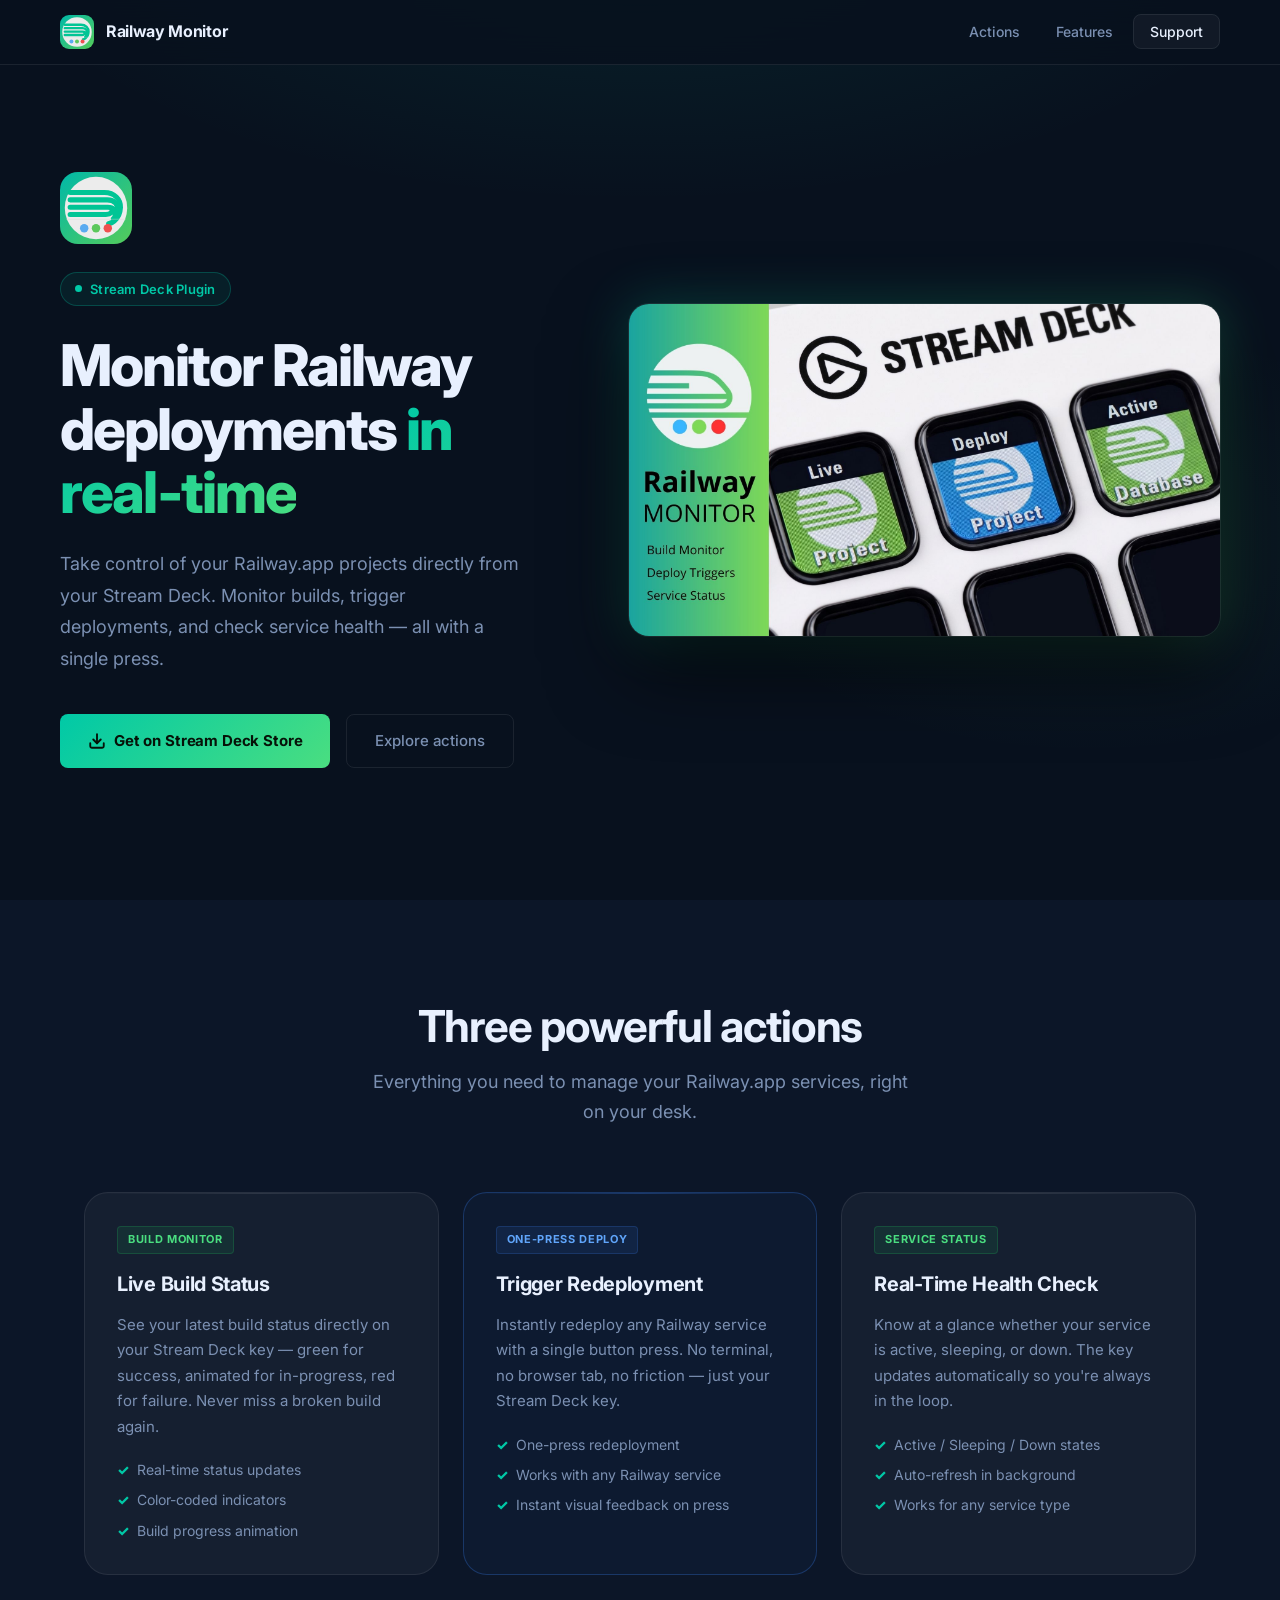
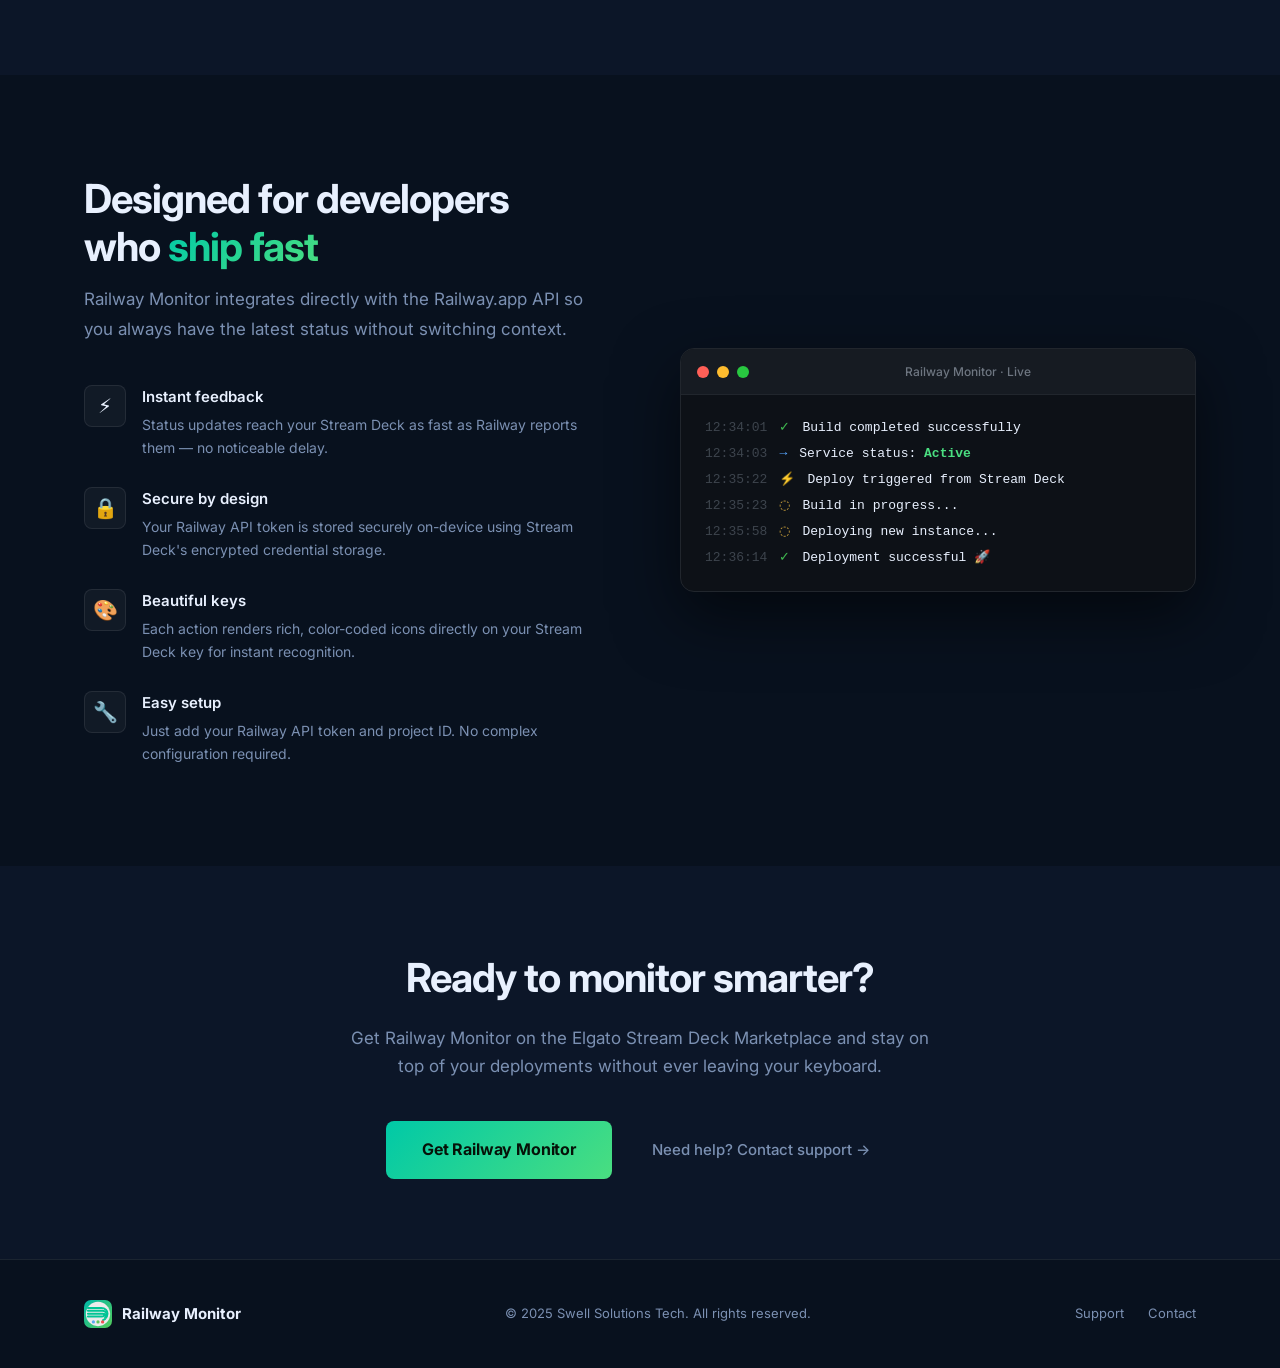
<file: index.html>
<!DOCTYPE html>
<html lang="en">
<head>
  <meta charset="UTF-8">
  <meta name="viewport" content="width=device-width, initial-scale=1.0">
  <title>Railway Monitor — Stream Deck Plugin</title>
  <meta name="description" content="Monitor your Railway.app deployments in real-time from your Stream Deck. Build status, one-press deploys, and service health at your fingertips.">
  <link rel="preconnect" href="https://fonts.googleapis.com">
  <link rel="preconnect" href="https://fonts.gstatic.com" crossorigin>
  <link href="https://fonts.googleapis.com/css2?family=Inter:wght@300;400;500;600;700;800;900&display=swap" rel="stylesheet">
  <link rel="stylesheet" href="css/style.css">
</head>
<body>

  <!-- ─── NAV ─── -->
  <nav class="nav" id="nav">
    <div class="nav-inner">
      <a href="index.html" class="nav-brand">
        <svg width="34" height="34" viewBox="0 0 512 512" fill="none" xmlns="http://www.w3.org/2000/svg" style="flex-shrink:0;border-radius:9px">
          <defs><linearGradient id="nb" x1="0" y1="0" x2="512" y2="512" gradientUnits="userSpaceOnUse"><stop stop-color="#00b8a8"/><stop offset="1" stop-color="#55cc5a"/></linearGradient></defs>
          <rect width="512" height="512" fill="url(#nb)"/>
          <circle cx="256" cy="256" r="222" fill="#ececec"/>
          <g fill="none" stroke="#00c595" stroke-linecap="round" stroke-width="36">
            <path d="M 72 302 L 326 302 C 362 302 376 284 368 260"/>
            <path d="M 72 250 L 340 250 C 382 250 398 272 392 306"/>
            <path d="M 72 198 L 336 198 C 390 198 416 234 410 278 C 406 304 393 322 380 332"/>
            <path d="M 72 146 L 316 146 C 388 146 432 196 430 252 C 428 298 408 330 386 348 C 374 358 360 364 346 368"/>
          </g>
          <line x1="44" y1="336" x2="468" y2="336" stroke="#d2d2d2" stroke-width="3"/>
          <circle cx="172" cy="400" r="30" fill="#5aabf0"/>
          <circle cx="256" cy="400" r="30" fill="#5cc85c"/>
          <circle cx="340" cy="400" r="30" fill="#f05050"/>
        </svg>
        <span class="nav-name">Railway Monitor</span>
      </a>
      <ul class="nav-links">
        <li><a href="#actions">Actions</a></li>
        <li><a href="#features">Features</a></li>
        <li><a href="/support" class="nav-support">Support</a></li>
      </ul>
    </div>
  </nav>

  <!-- ─── HERO ─── -->
  <section class="hero">
    <div class="hero-inner">
      <div class="hero-content">
        <svg width="72" height="72" viewBox="0 0 512 512" fill="none" xmlns="http://www.w3.org/2000/svg" style="border-radius:18px;display:block;margin-bottom:28px;flex-shrink:0">
          <defs><linearGradient id="hb" x1="0" y1="0" x2="512" y2="512" gradientUnits="userSpaceOnUse"><stop stop-color="#00b8a8"/><stop offset="1" stop-color="#55cc5a"/></linearGradient></defs>
          <rect width="512" height="512" fill="url(#hb)"/>
          <circle cx="256" cy="256" r="222" fill="#ececec"/>
          <g fill="none" stroke="#00c595" stroke-linecap="round" stroke-width="36">
            <path d="M 72 302 L 326 302 C 362 302 376 284 368 260"/>
            <path d="M 72 250 L 340 250 C 382 250 398 272 392 306"/>
            <path d="M 72 198 L 336 198 C 390 198 416 234 410 278 C 406 304 393 322 380 332"/>
            <path d="M 72 146 L 316 146 C 388 146 432 196 430 252 C 428 298 408 330 386 348 C 374 358 360 364 346 368"/>
          </g>
          <line x1="44" y1="336" x2="468" y2="336" stroke="#d2d2d2" stroke-width="3"/>
          <circle cx="172" cy="400" r="30" fill="#5aabf0"/>
          <circle cx="256" cy="400" r="30" fill="#5cc85c"/>
          <circle cx="340" cy="400" r="30" fill="#f05050"/>
        </svg>
        <div class="hero-badge">
          <span class="badge-dot"></span>
          Stream Deck Plugin
        </div>
        <h1>Monitor Railway<br>deployments <span class="gradient-text">in real&#8209;time</span></h1>
        <p class="hero-desc">
          Take control of your Railway.app projects directly from your Stream Deck.
          Monitor builds, trigger deployments, and check service health — all with a single press.
        </p>
        <div class="hero-ctas">
          <a href="#" class="btn-gradient">
            <svg width="18" height="18" viewBox="0 0 24 24" fill="none" stroke="currentColor" stroke-width="2.5" stroke-linecap="round" stroke-linejoin="round">
              <path d="M21 15v4a2 2 0 0 1-2 2H5a2 2 0 0 1-2-2v-4"/><polyline points="7 10 12 15 17 10"/><line x1="12" y1="15" x2="12" y2="3"/>
            </svg>
            Get on Stream Deck Store
          </a>
          <a href="#actions" class="btn-outline">Explore actions</a>
        </div>
      </div>

      <!-- Hero Image -->
      <div class="hero-image-wrap" id="heroBannerWrap">
        <img
          src="assets/banner.jpg"
          alt="Railway Monitor — Live, Deploy, and Active keys on Stream Deck"
          class="hero-img"
          onerror="document.getElementById('heroBannerWrap').style.display='none';document.querySelector('.hero-inner').style.gridTemplateColumns='1fr'"
        >
      </div>
    </div>
  </section>

  <!-- ─── ACTIONS ─── -->
  <section id="actions" class="section-actions">
    <div class="container">
      <div class="section-header">
        <h2>Three powerful actions</h2>
        <p>Everything you need to manage your Railway.app services, right on your desk.</p>
      </div>
      <div class="actions-grid">

        <!-- Build Monitor -->
        <div class="action-card">
          <div class="action-tag green">Build Monitor</div>
          <h3>Live Build Status</h3>
          <p>See your latest build status directly on your Stream Deck key — green for success, animated for in-progress, red for failure. Never miss a broken build again.</p>
          <ul class="check-list">
            <li>Real-time status updates</li>
            <li>Color-coded indicators</li>
            <li>Build progress animation</li>
          </ul>
        </div>

        <!-- Deploy -->
        <div class="action-card is-featured">
          <div class="action-tag blue">One-Press Deploy</div>
          <h3>Trigger Redeployment</h3>
          <p>Instantly redeploy any Railway service with a single button press. No terminal, no browser tab, no friction — just your Stream Deck key.</p>
          <ul class="check-list">
            <li>One-press redeployment</li>
            <li>Works with any Railway service</li>
            <li>Instant visual feedback on press</li>
          </ul>
        </div>

        <!-- Service Status -->
        <div class="action-card">
          <div class="action-tag green">Service Status</div>
          <h3>Real-Time Health Check</h3>
          <p>Know at a glance whether your service is active, sleeping, or down. The key updates automatically so you're always in the loop.</p>
          <ul class="check-list">
            <li>Active / Sleeping / Down states</li>
            <li>Auto-refresh in background</li>
            <li>Works for any service type</li>
          </ul>
        </div>

      </div>
    </div>
  </section>

  <!-- ─── FEATURES ─── -->
  <section id="features" class="section-features">
    <div class="container">
      <div class="features-inner">
        <div class="features-text">
          <h2>Designed for developers<br>who <span class="gradient-text">ship fast</span></h2>
          <p>Railway Monitor integrates directly with the Railway.app API so you always have the latest status without switching context.</p>
          <div class="feat-list">
            <div class="feat-item">
              <div class="feat-icon">⚡</div>
              <div>
                <strong>Instant feedback</strong>
                <p>Status updates reach your Stream Deck as fast as Railway reports them — no noticeable delay.</p>
              </div>
            </div>
            <div class="feat-item">
              <div class="feat-icon">🔒</div>
              <div>
                <strong>Secure by design</strong>
                <p>Your Railway API token is stored securely on-device using Stream Deck's encrypted credential storage.</p>
              </div>
            </div>
            <div class="feat-item">
              <div class="feat-icon">🎨</div>
              <div>
                <strong>Beautiful keys</strong>
                <p>Each action renders rich, color-coded icons directly on your Stream Deck key for instant recognition.</p>
              </div>
            </div>
            <div class="feat-item">
              <div class="feat-icon">🔧</div>
              <div>
                <strong>Easy setup</strong>
                <p>Just add your Railway API token and project ID. No complex configuration required.</p>
              </div>
            </div>
          </div>
        </div>

        <div class="terminal">
          <div class="terminal-bar">
            <span class="t-dot r"></span>
            <span class="t-dot y"></span>
            <span class="t-dot g"></span>
            <span class="terminal-title">Railway Monitor · Live</span>
          </div>
          <div class="terminal-body">
            <div class="log">
              <span class="log-t">12:34:01</span>
              <span class="log-ok">✓</span>
              <span>Build completed successfully</span>
            </div>
            <div class="log">
              <span class="log-t">12:34:03</span>
              <span class="log-inf">→</span>
              <span>Service status: <strong style="color:#4ade80">Active</strong></span>
            </div>
            <div class="log">
              <span class="log-t">12:35:22</span>
              <span class="log-inf">⚡</span>
              <span>Deploy triggered from Stream Deck</span>
            </div>
            <div class="log">
              <span class="log-t">12:35:23</span>
              <span class="log-wrn">◌</span>
              <span>Build in progress...</span>
            </div>
            <div class="log">
              <span class="log-t">12:35:58</span>
              <span class="log-wrn">◌</span>
              <span>Deploying new instance...</span>
            </div>
            <div class="log anim">
              <span class="log-t">12:36:14</span>
              <span class="log-ok">✓</span>
              <span>Deployment successful 🚀</span>
            </div>
          </div>
        </div>
      </div>
    </div>
  </section>

  <!-- ─── CTA ─── -->
  <section class="section-cta">
    <div class="container">
      <div class="cta-box">
        <h2>Ready to monitor smarter?</h2>
        <p>Get Railway Monitor on the Elgato Stream Deck Marketplace and stay on top of your deployments without ever leaving your keyboard.</p>
        <div class="cta-row">
          <a href="#" class="btn-gradient large">Get Railway Monitor</a>
          <a href="/support" class="btn-ghost">Need help? Contact support →</a>
        </div>
      </div>
    </div>
  </section>

  <!-- ─── FOOTER ─── -->
  <footer class="footer">
    <div class="container">
      <div class="footer-inner">
        <a href="index.html" class="footer-brand">
          <svg width="28" height="28" viewBox="0 0 512 512" fill="none" xmlns="http://www.w3.org/2000/svg" style="border-radius:7px;flex-shrink:0">
            <defs><linearGradient id="fb" x1="0" y1="0" x2="512" y2="512" gradientUnits="userSpaceOnUse"><stop stop-color="#00b8a8"/><stop offset="1" stop-color="#55cc5a"/></linearGradient></defs>
            <rect width="512" height="512" fill="url(#fb)"/>
            <circle cx="256" cy="256" r="222" fill="#ececec"/>
            <g fill="none" stroke="#00c595" stroke-linecap="round" stroke-width="36">
              <path d="M 72 302 L 326 302 C 362 302 376 284 368 260"/>
              <path d="M 72 250 L 340 250 C 382 250 398 272 392 306"/>
              <path d="M 72 198 L 336 198 C 390 198 416 234 410 278 C 406 304 393 322 380 332"/>
              <path d="M 72 146 L 316 146 C 388 146 432 196 430 252 C 428 298 408 330 386 348 C 374 358 360 364 346 368"/>
            </g>
            <line x1="44" y1="336" x2="468" y2="336" stroke="#d2d2d2" stroke-width="3"/>
            <circle cx="172" cy="400" r="30" fill="#5aabf0"/>
            <circle cx="256" cy="400" r="30" fill="#5cc85c"/>
            <circle cx="340" cy="400" r="30" fill="#f05050"/>
          </svg>
          Railway Monitor
        </a>
        <p class="footer-copy">© 2025 Swell Solutions Tech. All rights reserved.</p>
        <div class="footer-links">
          <a href="/support">Support</a>
          <a href="mailto:contact@swellsolutionstech.com">Contact</a>
        </div>
      </div>
    </div>
  </footer>

  <script>
    const nav = document.getElementById('nav');
    window.addEventListener('scroll', () => {
      nav.classList.toggle('scrolled', window.scrollY > 20);
    });

    const revealObserver = new IntersectionObserver((entries) => {
      entries.forEach(entry => {
        if (entry.isIntersecting) {
          entry.target.classList.add('is-visible');
          revealObserver.unobserve(entry.target);
        }
      });
    }, { threshold: 0.12 });

    document.querySelectorAll('.action-card').forEach((card, i) => {
      card.style.transitionDelay = `${i * 110}ms`;
      revealObserver.observe(card);
    });
  </script>
</body>
</html>
</file>
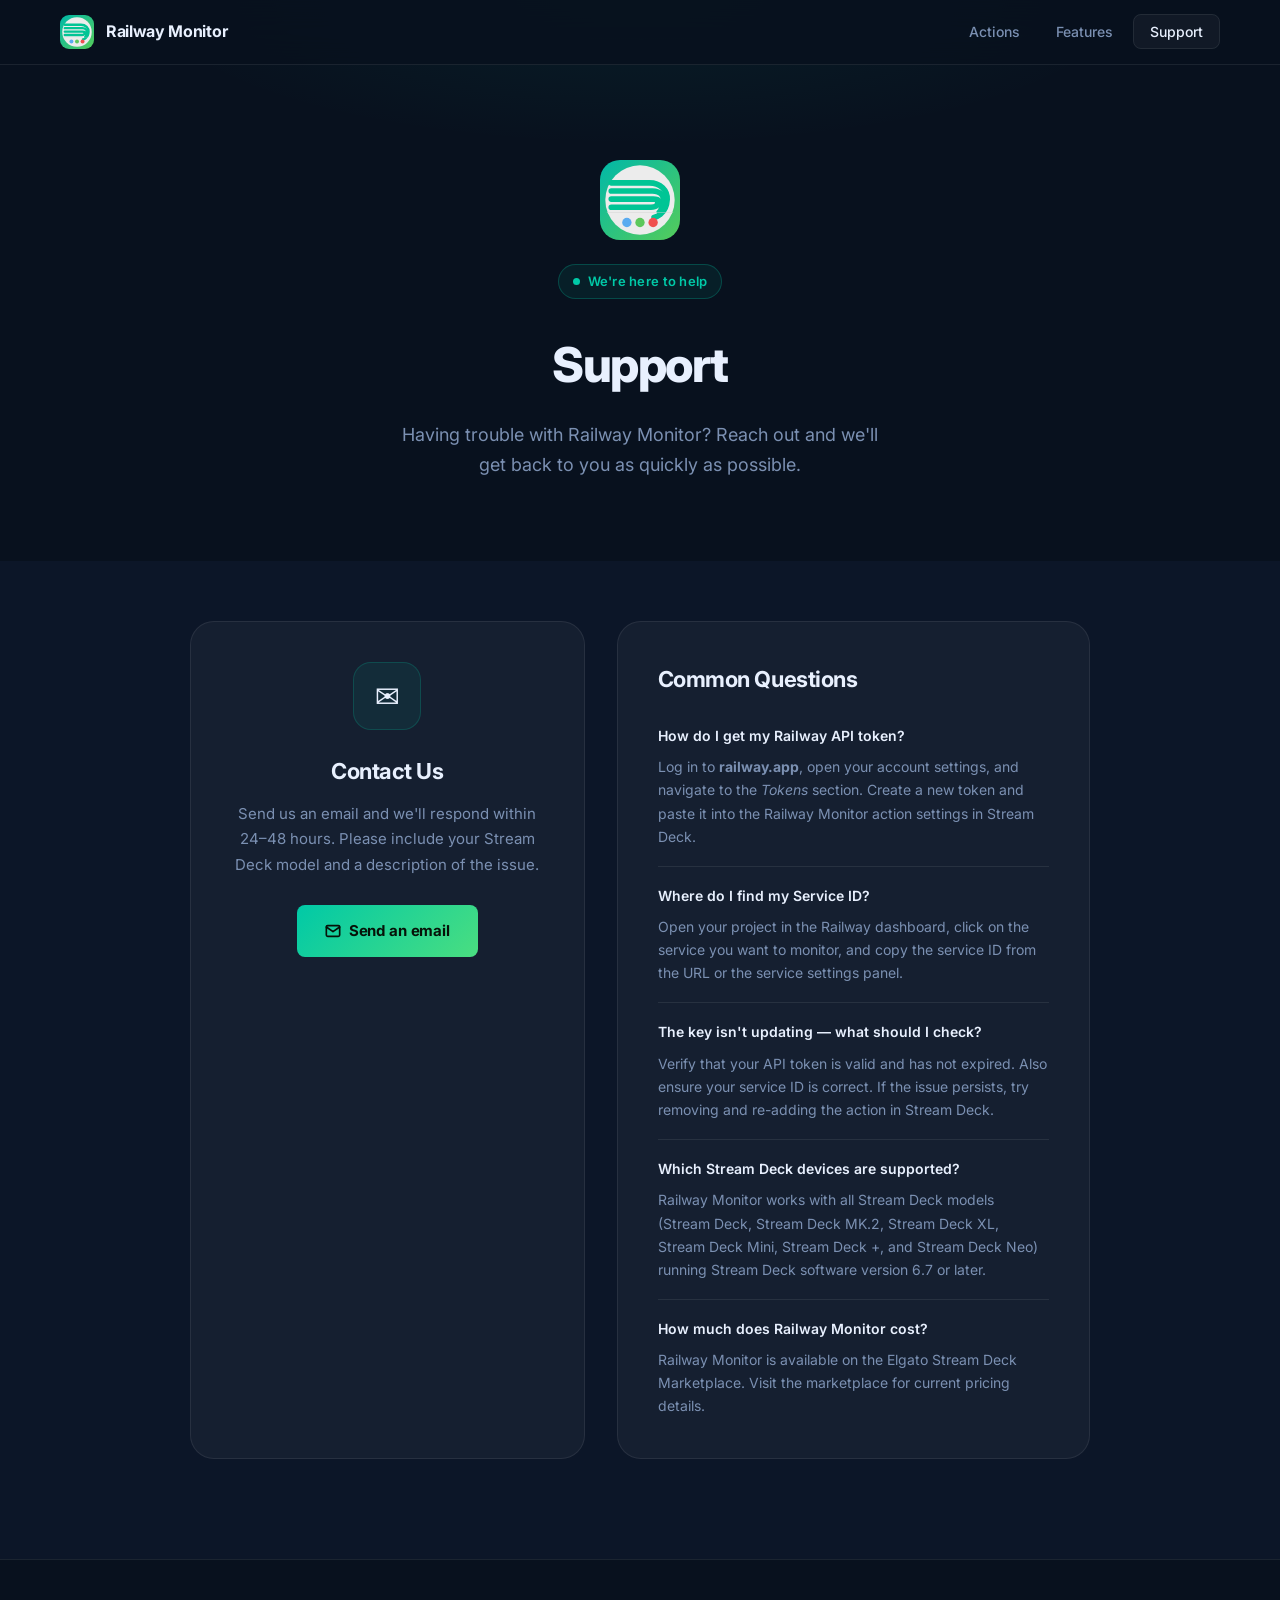
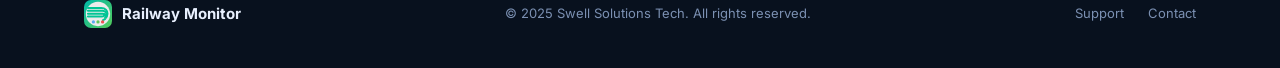
<file: support/index.html>
<!DOCTYPE html>
<html lang="en">
<head>
  <meta charset="UTF-8">
  <meta name="viewport" content="width=device-width, initial-scale=1.0">
  <title>Support — Railway Monitor</title>
  <meta name="description" content="Get help with Railway Monitor for Stream Deck. Contact support or browse common questions.">
  <link rel="preconnect" href="https://fonts.googleapis.com">
  <link rel="preconnect" href="https://fonts.gstatic.com" crossorigin>
  <link href="https://fonts.googleapis.com/css2?family=Inter:wght@300;400;500;600;700;800;900&display=swap" rel="stylesheet">
  <link rel="stylesheet" href="../css/style.css">
</head>
<body>

  <!-- ─── NAV ─── -->
  <nav class="nav" id="nav">
    <div class="nav-inner">
      <a href="/" class="nav-brand">
        <svg width="34" height="34" viewBox="0 0 512 512" fill="none" xmlns="http://www.w3.org/2000/svg" style="flex-shrink:0;border-radius:9px">
          <defs><linearGradient id="snb" x1="0" y1="0" x2="512" y2="512" gradientUnits="userSpaceOnUse"><stop stop-color="#00b8a8"/><stop offset="1" stop-color="#55cc5a"/></linearGradient></defs>
          <rect width="512" height="512" fill="url(#snb)"/>
          <circle cx="256" cy="256" r="222" fill="#ececec"/>
          <g fill="none" stroke="#00c595" stroke-linecap="round" stroke-width="36">
            <path d="M 72 302 L 326 302 C 362 302 376 284 368 260"/>
            <path d="M 72 250 L 340 250 C 382 250 398 272 392 306"/>
            <path d="M 72 198 L 336 198 C 390 198 416 234 410 278 C 406 304 393 322 380 332"/>
            <path d="M 72 146 L 316 146 C 388 146 432 196 430 252 C 428 298 408 330 386 348 C 374 358 360 364 346 368"/>
          </g>
          <line x1="44" y1="336" x2="468" y2="336" stroke="#d2d2d2" stroke-width="3"/>
          <circle cx="172" cy="400" r="30" fill="#5aabf0"/>
          <circle cx="256" cy="400" r="30" fill="#5cc85c"/>
          <circle cx="340" cy="400" r="30" fill="#f05050"/>
        </svg>
        <span class="nav-name">Railway Monitor</span>
      </a>
      <ul class="nav-links">
        <li><a href="/#actions">Actions</a></li>
        <li><a href="/#features">Features</a></li>
        <li><a href="/support" class="nav-support">Support</a></li>
      </ul>
    </div>
  </nav>

  <!-- ─── HERO ─── -->
  <div class="support-hero">
    <svg width="80" height="80" viewBox="0 0 512 512" fill="none" xmlns="http://www.w3.org/2000/svg" style="border-radius:20px;display:block;margin:0 auto 24px;flex-shrink:0">
      <defs><linearGradient id="shb" x1="0" y1="0" x2="512" y2="512" gradientUnits="userSpaceOnUse"><stop stop-color="#00b8a8"/><stop offset="1" stop-color="#55cc5a"/></linearGradient></defs>
      <rect width="512" height="512" fill="url(#shb)"/>
      <circle cx="256" cy="256" r="222" fill="#ececec"/>
      <g fill="none" stroke="#00c595" stroke-linecap="round" stroke-width="36">
        <path d="M 72 302 L 326 302 C 362 302 376 284 368 260"/>
        <path d="M 72 250 L 340 250 C 382 250 398 272 392 306"/>
        <path d="M 72 198 L 336 198 C 390 198 416 234 410 278 C 406 304 393 322 380 332"/>
        <path d="M 72 146 L 316 146 C 388 146 432 196 430 252 C 428 298 408 330 386 348 C 374 358 360 364 346 368"/>
      </g>
      <line x1="44" y1="336" x2="468" y2="336" stroke="#d2d2d2" stroke-width="3"/>
      <circle cx="172" cy="400" r="30" fill="#5aabf0"/>
      <circle cx="256" cy="400" r="30" fill="#5cc85c"/>
      <circle cx="340" cy="400" r="30" fill="#f05050"/>
    </svg>
    <div class="hero-badge" style="display:inline-flex;margin-bottom:28px">
      <span class="badge-dot"></span>
      We're here to help
    </div>
    <h1>Support</h1>
    <p>Having trouble with Railway Monitor? Reach out and we'll get back to you as quickly as possible.</p>
  </div>

  <!-- ─── CONTENT ─── -->
  <div class="support-content">
    <div class="container">
      <div class="support-grid">

        <!-- Contact card -->
        <div class="s-card contact-card">
          <div class="contact-icon">✉️</div>
          <h2>Contact Us</h2>
          <p>
            Send us an email and we'll respond within 24–48 hours. Please include your Stream Deck model and a description of the issue.
          </p>
          <a class="btn-gradient" id="contactBtn" href="#">
            <svg width="16" height="16" viewBox="0 0 24 24" fill="none" stroke="currentColor" stroke-width="2.5" stroke-linecap="round" stroke-linejoin="round">
              <path d="M4 4h16c1.1 0 2 .9 2 2v12c0 1.1-.9 2-2 2H4c-1.1 0-2-.9-2-2V6c0-1.1.9-2 2-2z"/>
              <polyline points="22,6 12,13 2,6"/>
            </svg>
            Send an email
          </a>
        </div>

        <!-- FAQ card -->
        <div class="s-card faq-card">
          <h2>Common Questions</h2>

          <div class="faq-item">
            <div class="faq-q">How do I get my Railway API token?</div>
            <div class="faq-a">
              Log in to <strong>railway.app</strong>, open your account settings, and navigate to the <em>Tokens</em> section. Create a new token and paste it into the Railway Monitor action settings in Stream Deck.
            </div>
          </div>

          <div class="faq-item">
            <div class="faq-q">Where do I find my Service ID?</div>
            <div class="faq-a">
              Open your project in the Railway dashboard, click on the service you want to monitor, and copy the service ID from the URL or the service settings panel.
            </div>
          </div>

          <div class="faq-item">
            <div class="faq-q">The key isn't updating — what should I check?</div>
            <div class="faq-a">
              Verify that your API token is valid and has not expired. Also ensure your service ID is correct. If the issue persists, try removing and re-adding the action in Stream Deck.
            </div>
          </div>

          <div class="faq-item">
            <div class="faq-q">Which Stream Deck devices are supported?</div>
            <div class="faq-a">
              Railway Monitor works with all Stream Deck models (Stream Deck, Stream Deck MK.2, Stream Deck XL, Stream Deck Mini, Stream Deck +, and Stream Deck Neo) running Stream Deck software version 6.7 or later.
            </div>
          </div>

          <div class="faq-item">
            <div class="faq-q">How much does Railway Monitor cost?</div>
            <div class="faq-a">
              Railway Monitor is available on the Elgato Stream Deck Marketplace. Visit the marketplace for current pricing details.
            </div>
          </div>

        </div>
      </div>
    </div>
  </div>

  <!-- ─── FOOTER ─── -->
  <footer class="footer">
    <div class="container">
      <div class="footer-inner">
        <a href="/" class="footer-brand">
          <svg width="28" height="28" viewBox="0 0 512 512" fill="none" xmlns="http://www.w3.org/2000/svg" style="border-radius:7px;flex-shrink:0">
            <defs><linearGradient id="sfb" x1="0" y1="0" x2="512" y2="512" gradientUnits="userSpaceOnUse"><stop stop-color="#00b8a8"/><stop offset="1" stop-color="#55cc5a"/></linearGradient></defs>
            <rect width="512" height="512" fill="url(#sfb)"/>
            <circle cx="256" cy="256" r="222" fill="#ececec"/>
            <g fill="none" stroke="#00c595" stroke-linecap="round" stroke-width="36">
              <path d="M 72 302 L 326 302 C 362 302 376 284 368 260"/>
              <path d="M 72 250 L 340 250 C 382 250 398 272 392 306"/>
              <path d="M 72 198 L 336 198 C 390 198 416 234 410 278 C 406 304 393 322 380 332"/>
              <path d="M 72 146 L 316 146 C 388 146 432 196 430 252 C 428 298 408 330 386 348 C 374 358 360 364 346 368"/>
            </g>
            <line x1="44" y1="336" x2="468" y2="336" stroke="#d2d2d2" stroke-width="3"/>
            <circle cx="172" cy="400" r="30" fill="#5aabf0"/>
            <circle cx="256" cy="400" r="30" fill="#5cc85c"/>
            <circle cx="340" cy="400" r="30" fill="#f05050"/>
          </svg>
          Railway Monitor
        </a>
        <p class="footer-copy">© 2025 Swell Solutions Tech. All rights reserved.</p>
        <div class="footer-links">
          <a href="/support">Support</a>
          <a href="#" id="contactFooter">Contact</a>
        </div>
      </div>
    </div>
  </footer>

  <script>
    const nav = document.getElementById('nav');
    window.addEventListener('scroll', () => {
      nav.classList.toggle('scrolled', window.scrollY > 20);
    });

    (function () {
      const u = 'contact';
      const d = 'swellsolutionstech' + '.' + 'com';
      const base = 'mailto:' + u + '\x40' + d;
      const full = base + '?subject=Railway%20Monitor%20Support&body=Hello%2C%0A%0AStream%20Deck%20model%3A%20%0A%0AIssue%20description%3A%0A';
      document.getElementById('contactBtn').href = full;
      document.getElementById('contactFooter').href = base;
    })();
  </script>
</body>
</html>
</file>
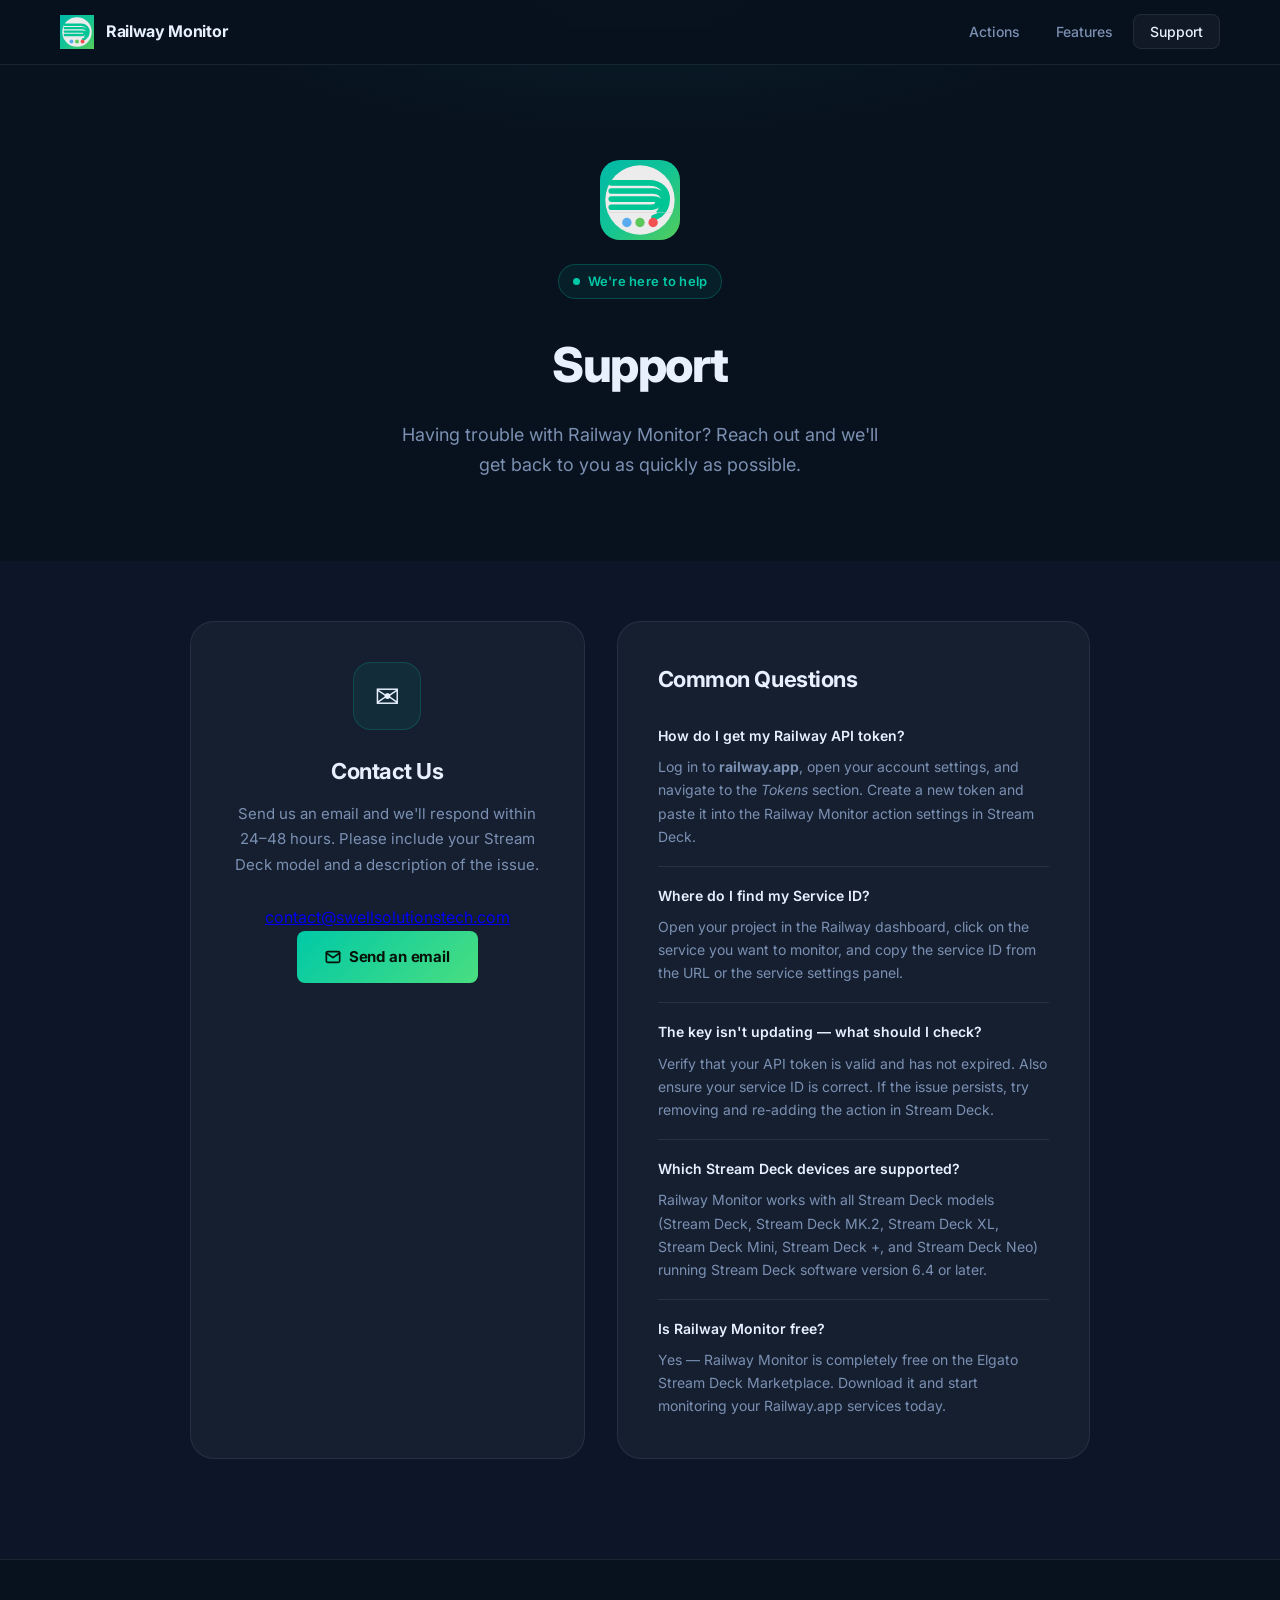
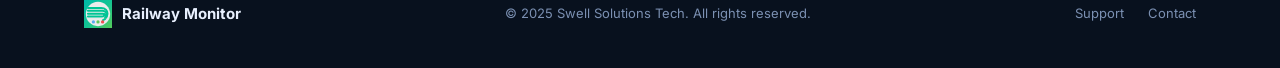
<file: support.html>
<!DOCTYPE html>
<html lang="en">
<head>
  <meta charset="UTF-8">
  <meta name="viewport" content="width=device-width, initial-scale=1.0">
  <title>Support — Railway Monitor</title>
  <meta name="description" content="Get help with Railway Monitor for Stream Deck. Contact support or browse common questions.">
  <link rel="preconnect" href="https://fonts.googleapis.com">
  <link rel="preconnect" href="https://fonts.gstatic.com" crossorigin>
  <link href="https://fonts.googleapis.com/css2?family=Inter:wght@300;400;500;600;700;800;900&display=swap" rel="stylesheet">
  <link rel="stylesheet" href="css/style.css">
</head>
<body>

  <!-- ─── NAV ─── -->
  <nav class="nav" id="nav">
    <div class="nav-inner">
      <a href="index.html" class="nav-brand">
        <img src="assets/logo.svg" width="34" height="34" alt="Railway Monitor logo">
        <span class="nav-name">Railway Monitor</span>
      </a>
      <ul class="nav-links">
        <li><a href="index.html#actions">Actions</a></li>
        <li><a href="index.html#features">Features</a></li>
        <li><a href="support.html" class="nav-support">Support</a></li>
      </ul>
    </div>
  </nav>

  <!-- ─── HERO ─── -->
  <div class="support-hero">
    <img src="assets/logo.svg" width="80" height="80" alt="Railway Monitor" style="margin-bottom:24px;border-radius:20px;display:block;margin-left:auto;margin-right:auto;">
    <div class="hero-badge" style="display:inline-flex;margin-bottom:28px">
      <span class="badge-dot"></span>
      We're here to help
    </div>
    <h1>Support</h1>
    <p>Having trouble with Railway Monitor? Reach out and we'll get back to you as quickly as possible.</p>
  </div>

  <!-- ─── CONTENT ─── -->
  <div class="support-content">
    <div class="container">
      <div class="support-grid">

        <!-- Contact card -->
        <div class="s-card contact-card">
          <div class="contact-icon">✉️</div>
          <h2>Contact Us</h2>
          <p>
            Send us an email and we'll respond within 24–48 hours. Please include your Stream Deck model and a description of the issue.
          </p>
          <a class="contact-email-link" href="mailto:contact@swellsolutionstech.com">
            contact@swellsolutionstech.com
          </a>
          <a class="btn-gradient" href="mailto:contact@swellsolutionstech.com?subject=Railway%20Monitor%20Support&body=Hello%2C%0A%0AStream%20Deck%20model%3A%20%0A%0AIssue%20description%3A%0A">
            <svg width="16" height="16" viewBox="0 0 24 24" fill="none" stroke="currentColor" stroke-width="2.5" stroke-linecap="round" stroke-linejoin="round">
              <path d="M4 4h16c1.1 0 2 .9 2 2v12c0 1.1-.9 2-2 2H4c-1.1 0-2-.9-2-2V6c0-1.1.9-2 2-2z"/>
              <polyline points="22,6 12,13 2,6"/>
            </svg>
            Send an email
          </a>
        </div>

        <!-- FAQ card -->
        <div class="s-card faq-card">
          <h2>Common Questions</h2>

          <div class="faq-item">
            <div class="faq-q">How do I get my Railway API token?</div>
            <div class="faq-a">
              Log in to <strong>railway.app</strong>, open your account settings, and navigate to the <em>Tokens</em> section. Create a new token and paste it into the Railway Monitor action settings in Stream Deck.
            </div>
          </div>

          <div class="faq-item">
            <div class="faq-q">Where do I find my Service ID?</div>
            <div class="faq-a">
              Open your project in the Railway dashboard, click on the service you want to monitor, and copy the service ID from the URL or the service settings panel.
            </div>
          </div>

          <div class="faq-item">
            <div class="faq-q">The key isn't updating — what should I check?</div>
            <div class="faq-a">
              Verify that your API token is valid and has not expired. Also ensure your service ID is correct. If the issue persists, try removing and re-adding the action in Stream Deck.
            </div>
          </div>

          <div class="faq-item">
            <div class="faq-q">Which Stream Deck devices are supported?</div>
            <div class="faq-a">
              Railway Monitor works with all Stream Deck models (Stream Deck, Stream Deck MK.2, Stream Deck XL, Stream Deck Mini, Stream Deck +, and Stream Deck Neo) running Stream Deck software version 6.4 or later.
            </div>
          </div>

          <div class="faq-item">
            <div class="faq-q">Is Railway Monitor free?</div>
            <div class="faq-a">
              Yes — Railway Monitor is completely free on the Elgato Stream Deck Marketplace. Download it and start monitoring your Railway.app services today.
            </div>
          </div>

        </div>
      </div>
    </div>
  </div>

  <!-- ─── FOOTER ─── -->
  <footer class="footer">
    <div class="container">
      <div class="footer-inner">
        <a href="index.html" class="footer-brand">
          <img src="assets/logo.svg" width="28" height="28" alt="Railway Monitor logo">
          Railway Monitor
        </a>
        <p class="footer-copy">© 2025 Swell Solutions Tech. All rights reserved.</p>
        <div class="footer-links">
          <a href="support.html">Support</a>
          <a href="mailto:contact@swellsolutionstech.com">Contact</a>
        </div>
      </div>
    </div>
  </footer>

  <script>
    const nav = document.getElementById('nav');
    window.addEventListener('scroll', () => {
      nav.classList.toggle('scrolled', window.scrollY > 20);
    });
  </script>
</body>
</html>
</file>
<file: css/style.css>
*, *::before, *::after { box-sizing: border-box; margin: 0; padding: 0; }

:root {
  --bg: #08111e;
  --bg-2: #0c1628;
  --card: rgba(255,255,255,0.04);
  --card-hover: rgba(255,255,255,0.07);
  --border: rgba(255,255,255,0.08);
  --border-hover: rgba(255,255,255,0.18);
  --text: #e8f0fe;
  --muted: #7b90b2;
  --teal: #00c9a7;
  --green: #22c55e;
  --blue: #3b82f6;
  --red: #ef4444;
  --grad: linear-gradient(135deg, #00c9a7 0%, #4ade80 100%);
  --radius: 16px;
  --radius-sm: 8px;
  --radius-lg: 24px;
}

html { scroll-behavior: smooth; }

body {
  font-family: 'Inter', system-ui, -apple-system, sans-serif;
  background: var(--bg);
  color: var(--text);
  line-height: 1.6;
  overflow-x: hidden;
}

/* ─── NAV ─── */
.nav {
  position: fixed;
  top: 0; left: 0; right: 0;
  z-index: 100;
  padding: 0 24px;
  background: rgba(8,17,30,0.85);
  backdrop-filter: blur(20px);
  -webkit-backdrop-filter: blur(20px);
  border-bottom: 1px solid var(--border);
  transition: background 0.3s;
}

.nav.scrolled { background: rgba(8,17,30,0.98); }

.nav-inner {
  max-width: 1160px;
  margin: 0 auto;
  height: 64px;
  display: flex;
  align-items: center;
  justify-content: space-between;
}

.nav-brand {
  display: flex;
  align-items: center;
  gap: 12px;
  text-decoration: none;
  color: var(--text);
}

.nav-brand svg { flex-shrink: 0; }

.nav-name {
  font-weight: 700;
  font-size: 16px;
  letter-spacing: -0.02em;
}

.nav-links {
  display: flex;
  align-items: center;
  gap: 4px;
  list-style: none;
}

.nav-links a {
  text-decoration: none;
  color: var(--muted);
  font-size: 14px;
  font-weight: 500;
  padding: 8px 16px;
  border-radius: var(--radius-sm);
  transition: all 0.2s;
}

.nav-links a:hover { color: var(--text); background: var(--card); }

.nav-support {
  background: var(--card) !important;
  border: 1px solid var(--border);
  color: var(--text) !important;
}

.nav-support:hover {
  border-color: var(--teal) !important;
  color: var(--teal) !important;
  background: rgba(0,201,167,0.06) !important;
}

/* ─── HELPERS ─── */
.container {
  max-width: 1160px;
  margin: 0 auto;
  padding: 0 24px;
}

.gradient-text {
  background: var(--grad);
  -webkit-background-clip: text;
  background-clip: text;
  -webkit-text-fill-color: transparent;
}

.btn-gradient {
  display: inline-flex;
  align-items: center;
  gap: 8px;
  background: var(--grad);
  color: #061208;
  font-weight: 700;
  font-size: 15px;
  padding: 14px 28px;
  border-radius: var(--radius-sm);
  text-decoration: none;
  border: none;
  cursor: pointer;
  transition: all 0.25s;
  letter-spacing: -0.01em;
}

.btn-gradient:hover {
  transform: translateY(-2px);
  box-shadow: 0 8px 28px rgba(0,201,167,0.35);
}

.btn-gradient.large { padding: 16px 36px; font-size: 16px; }

.btn-outline {
  display: inline-flex;
  align-items: center;
  gap: 8px;
  background: transparent;
  color: var(--muted);
  font-weight: 500;
  font-size: 15px;
  padding: 14px 28px;
  border-radius: var(--radius-sm);
  text-decoration: none;
  border: 1px solid var(--border);
  transition: all 0.2s;
}

.btn-outline:hover { border-color: var(--border-hover); color: var(--text); }

.btn-ghost {
  display: inline-flex;
  align-items: center;
  background: transparent;
  color: var(--muted);
  font-weight: 500;
  font-size: 15px;
  padding: 14px 24px;
  text-decoration: none;
  transition: color 0.2s;
  border-radius: var(--radius-sm);
}

.btn-ghost:hover { color: var(--text); }

/* ─── HERO ─── */
.hero {
  min-height: 100vh;
  display: flex;
  align-items: center;
  padding: 100px 24px 60px;
  background:
    radial-gradient(ellipse 80% 50% at 50% -10%, rgba(0,201,167,0.1) 0%, transparent 65%),
    radial-gradient(ellipse 50% 40% at 85% 60%, rgba(74,222,128,0.06) 0%, transparent 60%),
    var(--bg);
}

.hero-inner {
  max-width: 1160px;
  margin: 0 auto;
  display: grid;
  grid-template-columns: 1fr 1.15fr;
  gap: 56px;
  align-items: center;
}

/* ─── HERO IMAGE ─── */
.hero-image-wrap {
  position: relative;
}

.hero-image-wrap::before {
  content: '';
  position: absolute;
  inset: -2px;
  border-radius: 22px;
  background: var(--grad);
  opacity: 0.25;
  filter: blur(24px);
  z-index: 0;
}

.hero-img {
  position: relative;
  z-index: 1;
  width: 100%;
  border-radius: 20px;
  display: block;
  box-shadow:
    0 0 0 1px rgba(255,255,255,0.07),
    0 32px 80px rgba(0,0,0,0.65);
}

.hero-badge {
  display: inline-flex;
  align-items: center;
  gap: 8px;
  background: rgba(0,201,167,0.08);
  border: 1px solid rgba(0,201,167,0.25);
  color: var(--teal);
  font-size: 13px;
  font-weight: 600;
  padding: 6px 14px;
  border-radius: 100px;
  margin-bottom: 28px;
  letter-spacing: 0.02em;
}

.badge-dot {
  width: 7px; height: 7px;
  border-radius: 50%;
  background: var(--teal);
  animation: blink 2s ease-in-out infinite;
}

@keyframes blink {
  0%, 100% { opacity: 1; }
  50% { opacity: 0.3; }
}

.hero h1 {
  font-size: clamp(2.4rem, 5vw, 3.6rem);
  font-weight: 800;
  line-height: 1.1;
  letter-spacing: -0.035em;
  margin-bottom: 24px;
}

.hero-desc {
  color: var(--muted);
  font-size: 18px;
  line-height: 1.75;
  margin-bottom: 40px;
  max-width: 460px;
}

.hero-ctas {
  display: flex;
  gap: 16px;
  flex-wrap: wrap;
}

/* ─── DECK VISUAL ─── */
.deck-visual {
  display: flex;
  flex-direction: column;
  align-items: center;
  gap: 12px;
}

.deck-brand-label {
  font-size: 11px;
  font-weight: 800;
  letter-spacing: 0.22em;
  color: rgba(255,255,255,0.18);
  text-transform: uppercase;
  margin-bottom: 4px;
}

.deck-frame {
  background: linear-gradient(145deg, #242424, #1a1a1a);
  border-radius: 22px;
  padding: 28px 24px;
  display: flex;
  gap: 14px;
  box-shadow:
    0 0 0 1px rgba(255,255,255,0.06),
    0 24px 64px rgba(0,0,0,0.85),
    0 2px 8px rgba(0,0,0,0.5);
}

.deck-key {
  width: 108px;
  height: 108px;
  border-radius: 14px;
  display: flex;
  flex-direction: column;
  align-items: center;
  justify-content: space-between;
  padding: 11px 8px;
  cursor: pointer;
  transition: transform 0.15s, box-shadow 0.15s;
  position: relative;
  overflow: hidden;
}

.deck-key::after {
  content: '';
  position: absolute;
  inset: 0;
  border-radius: 14px;
  border: 1px solid rgba(255,255,255,0.12);
  pointer-events: none;
}

.deck-key:hover { transform: scale(0.96); }
.deck-key:active { transform: scale(0.91); }

.key-live {
  background: linear-gradient(160deg, #0d2b18 0%, #163d24 100%);
  box-shadow: 0 0 24px rgba(34,197,94,0.18), 0 4px 12px rgba(0,0,0,0.5);
}

.key-deploy {
  background: linear-gradient(160deg, #0d1535 0%, #152050 100%);
  box-shadow: 0 0 24px rgba(59,130,246,0.25), 0 4px 12px rgba(0,0,0,0.5);
}

.key-active {
  background: linear-gradient(160deg, #0d2b18 0%, #163d24 100%);
  box-shadow: 0 0 24px rgba(34,197,94,0.18), 0 4px 12px rgba(0,0,0,0.5);
}

.key-top-label {
  font-size: 11px;
  font-weight: 800;
  letter-spacing: 0.06em;
  text-transform: uppercase;
  align-self: flex-start;
}

.key-live .key-top-label  { color: #4ade80; }
.key-deploy .key-top-label { color: #60a5fa; }
.key-active .key-top-label { color: #4ade80; }

.key-icon-wrap {
  flex: 1;
  display: flex;
  align-items: center;
  justify-content: center;
  padding: 4px 0;
}

.key-icon-wrap svg { width: 52px; height: 52px; }

.key-bottom-label {
  font-size: 10px;
  font-weight: 600;
  color: rgba(255,255,255,0.45);
  letter-spacing: 0.04em;
  text-transform: uppercase;
  align-self: flex-end;
}

/* ─── SECTIONS ─── */
section { padding: 100px 0; }

.section-header {
  text-align: center;
  margin-bottom: 64px;
}

.section-header h2 {
  font-size: clamp(1.9rem, 4vw, 2.75rem);
  font-weight: 700;
  letter-spacing: -0.025em;
  margin-bottom: 14px;
  line-height: 1.2;
}

.section-header p {
  color: var(--muted);
  font-size: 18px;
  max-width: 560px;
  margin: 0 auto;
  line-height: 1.7;
}

/* ─── ACTIONS ─── */
.section-actions { background: var(--bg-2); }

.actions-grid {
  display: grid;
  grid-template-columns: repeat(3, 1fr);
  gap: 24px;
}

.action-card {
  background: var(--card);
  border: 1px solid var(--border);
  border-radius: var(--radius-lg);
  padding: 32px;
  position: relative;
  overflow: hidden;
  opacity: 0;
  translate: 0 44px;
  transition:
    opacity 0.65s cubic-bezier(0.16, 1, 0.3, 1),
    translate 0.65s cubic-bezier(0.16, 1, 0.3, 1),
    background 0.3s,
    border-color 0.3s,
    transform 0.3s,
    box-shadow 0.3s;
}

.action-card.is-visible {
  opacity: 1;
  translate: 0 0;
}

.action-card::before {
  content: '';
  position: absolute;
  top: 0; left: 0; right: 0;
  height: 1px;
  background: linear-gradient(90deg, transparent, rgba(255,255,255,0.1), transparent);
}

.action-card:hover {
  background: var(--card-hover);
  border-color: var(--border-hover);
  transform: translateY(-5px);
  box-shadow: 0 16px 48px rgba(0,0,0,0.4);
}

.action-card.is-featured {
  border-color: rgba(59,130,246,0.28);
  background: rgba(59,130,246,0.04);
}

.action-card.is-featured::before {
  background: linear-gradient(90deg, transparent, rgba(59,130,246,0.3), transparent);
}

.action-card.is-featured:hover { border-color: rgba(59,130,246,0.5); }


.action-tag {
  display: inline-block;
  font-size: 11px;
  font-weight: 700;
  letter-spacing: 0.06em;
  text-transform: uppercase;
  padding: 4px 10px;
  border-radius: 4px;
  margin-bottom: 14px;
}

.action-tag.green {
  background: rgba(34,197,94,0.1);
  color: #4ade80;
  border: 1px solid rgba(34,197,94,0.2);
}

.action-tag.blue {
  background: rgba(59,130,246,0.1);
  color: #60a5fa;
  border: 1px solid rgba(59,130,246,0.2);
}

.action-card h3 {
  font-size: 20px;
  font-weight: 700;
  letter-spacing: -0.015em;
  margin-bottom: 12px;
}

.action-card p {
  color: var(--muted);
  font-size: 15px;
  line-height: 1.7;
  margin-bottom: 20px;
}

.check-list {
  list-style: none;
  display: flex;
  flex-direction: column;
  gap: 8px;
}

.check-list li {
  font-size: 14px;
  color: var(--muted);
  padding-left: 20px;
  position: relative;
}

.check-list li::before {
  content: '✓';
  position: absolute;
  left: 0;
  color: var(--teal);
  font-weight: 800;
}

/* ─── FEATURES ─── */
.section-features { background: var(--bg); }

.features-inner {
  display: grid;
  grid-template-columns: 1fr 1fr;
  gap: 80px;
  align-items: center;
}

.features-text h2 {
  font-size: clamp(1.8rem, 3.5vw, 2.5rem);
  font-weight: 700;
  letter-spacing: -0.025em;
  margin-bottom: 14px;
  line-height: 1.2;
}

.features-text > p {
  color: var(--muted);
  font-size: 17px;
  line-height: 1.75;
  margin-bottom: 40px;
}

.feat-list {
  display: flex;
  flex-direction: column;
  gap: 28px;
}

.feat-item {
  display: flex;
  gap: 16px;
  align-items: flex-start;
}

.feat-icon {
  width: 42px; height: 42px;
  flex-shrink: 0;
  background: var(--card);
  border: 1px solid var(--border);
  border-radius: var(--radius-sm);
  display: flex;
  align-items: center;
  justify-content: center;
  font-size: 20px;
}

.feat-item strong {
  display: block;
  font-size: 15px;
  font-weight: 600;
  margin-bottom: 4px;
}

.feat-item p {
  color: var(--muted);
  font-size: 14px;
  line-height: 1.65;
}

/* ─── TERMINAL ─── */
.terminal {
  background: #0d1117;
  border: 1px solid #21262d;
  border-radius: 14px;
  overflow: hidden;
  box-shadow: 0 24px 64px rgba(0,0,0,0.55);
}

.terminal-bar {
  background: #161b22;
  padding: 13px 16px;
  display: flex;
  align-items: center;
  gap: 8px;
  border-bottom: 1px solid #21262d;
}

.t-dot { width: 12px; height: 12px; border-radius: 50%; }
.t-dot.r { background: #ff5f57; }
.t-dot.y { background: #febc2e; }
.t-dot.g { background: #28c840; }

.terminal-title {
  flex: 1;
  text-align: center;
  font-size: 12px;
  color: #6e7681;
  font-weight: 500;
}

.terminal-body {
  padding: 20px 24px;
  font-family: 'SF Mono', 'Fira Code', 'Cascadia Code', monospace;
  font-size: 13px;
  line-height: 2;
}

.log { display: flex; gap: 12px; }
.log-t { color: #3d444d; min-width: 60px; }
.log-ok  { color: #3fb950; }
.log-inf { color: #58a6ff; }
.log-wrn { color: #e3b341; }

.log.anim .log-ok { animation: fadeIn 1.5s 4s both; }

@keyframes fadeIn {
  from { opacity: 0; } to { opacity: 1; }
}

/* ─── CTA ─── */
.section-cta { background: var(--bg-2); padding: 80px 0; }

.cta-box {
  text-align: center;
  max-width: 580px;
  margin: 0 auto;
}

.cta-box h2 {
  font-size: clamp(1.8rem, 3.5vw, 2.5rem);
  font-weight: 700;
  letter-spacing: -0.025em;
  margin-bottom: 14px;
}

.cta-box p {
  color: var(--muted);
  font-size: 17px;
  line-height: 1.7;
  margin-bottom: 40px;
}

.cta-row {
  display: flex;
  gap: 16px;
  justify-content: center;
  flex-wrap: wrap;
}

/* ─── FOOTER ─── */
.footer {
  background: var(--bg);
  border-top: 1px solid var(--border);
  padding: 40px 0;
}

.footer-inner {
  display: flex;
  align-items: center;
  justify-content: space-between;
  flex-wrap: wrap;
  gap: 16px;
}

.footer-brand {
  display: flex;
  align-items: center;
  gap: 10px;
  font-weight: 700;
  font-size: 15px;
  text-decoration: none;
  color: var(--text);
}

.footer-copy { color: var(--muted); font-size: 13px; }

.footer-links { display: flex; gap: 24px; }

.footer-links a {
  color: var(--muted);
  text-decoration: none;
  font-size: 13px;
  transition: color 0.2s;
}

.footer-links a:hover { color: var(--text); }

/* ─── SUPPORT PAGE ─── */
.support-hero {
  padding: 160px 24px 80px;
  text-align: center;
  background:
    radial-gradient(ellipse 60% 40% at 50% 0%, rgba(0,201,167,0.07) 0%, transparent 65%),
    var(--bg);
}

.support-hero h1 {
  font-size: clamp(2rem, 4vw, 3rem);
  font-weight: 800;
  letter-spacing: -0.03em;
  margin-bottom: 16px;
}

.support-hero p {
  color: var(--muted);
  font-size: 18px;
  max-width: 480px;
  margin: 0 auto;
  line-height: 1.7;
}

.support-content { padding: 60px 0 100px; background: var(--bg-2); }

.support-grid {
  display: grid;
  grid-template-columns: 1fr 1.2fr;
  gap: 32px;
  max-width: 900px;
  margin: 0 auto;
}

.s-card {
  background: var(--card);
  border: 1px solid var(--border);
  border-radius: var(--radius-lg);
  padding: 40px;
}

.contact-card { text-align: center; }

.contact-icon {
  width: 68px; height: 68px;
  background: rgba(0,201,167,0.08);
  border: 1px solid rgba(0,201,167,0.2);
  border-radius: 18px;
  display: flex;
  align-items: center;
  justify-content: center;
  margin: 0 auto 24px;
  font-size: 30px;
}

.contact-card h2 {
  font-size: 22px;
  font-weight: 700;
  letter-spacing: -0.02em;
  margin-bottom: 12px;
}

.contact-card p {
  color: var(--muted);
  font-size: 15px;
  line-height: 1.7;
  margin-bottom: 28px;
}


.faq-card h2 {
  font-size: 22px;
  font-weight: 700;
  letter-spacing: -0.02em;
  margin-bottom: 28px;
}

.faq-item {
  padding: 18px 0;
  border-bottom: 1px solid var(--border);
}

.faq-item:first-of-type { padding-top: 0; }
.faq-item:last-child { border-bottom: none; padding-bottom: 0; }

.faq-q {
  font-weight: 600;
  font-size: 14px;
  margin-bottom: 8px;
}

.faq-a {
  color: var(--muted);
  font-size: 14px;
  line-height: 1.65;
}

/* ─── RESPONSIVE ─── */
@media (max-width: 900px) {
  .hero-inner { grid-template-columns: 1fr; text-align: center; gap: 40px; }
  .hero-desc { max-width: 100%; }
  .hero-ctas { justify-content: center; }
  .hero-image-wrap { order: -1; }
  .hero-img { max-height: 360px; object-fit: cover; object-position: center; }
  .actions-grid { grid-template-columns: 1fr; }
  .features-inner { grid-template-columns: 1fr; gap: 48px; }
  .support-grid { grid-template-columns: 1fr; }
}

@media (max-width: 600px) {
  .nav-links li:not(:last-child) { display: none; }
  .footer-inner { flex-direction: column; text-align: center; }
}
</file>
